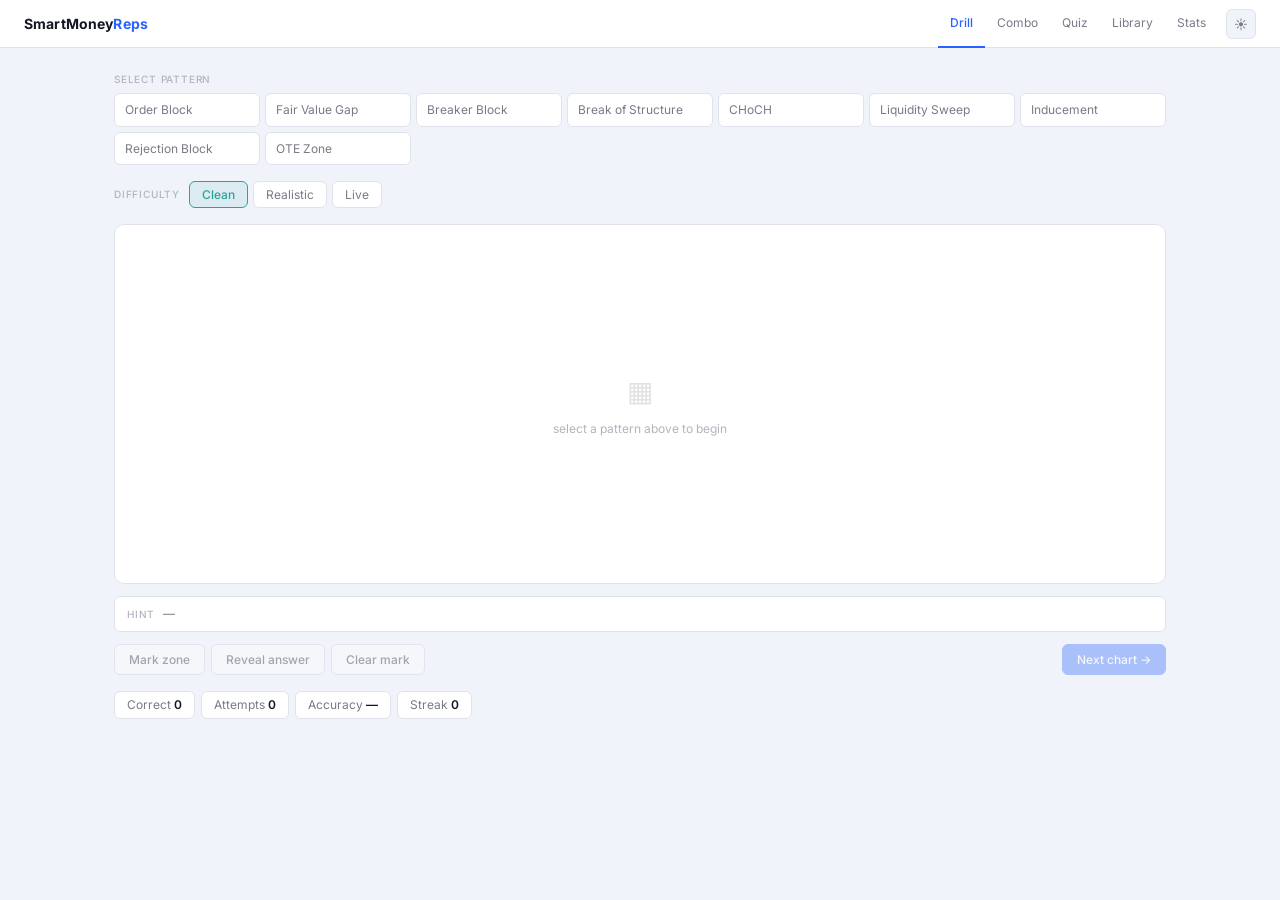
<file: index.html>
<!DOCTYPE html>
<html lang="en">
<head>
  <meta charset="UTF-8" />
  <meta name="viewport" content="width=device-width, initial-scale=1.0" />
  <title>SmartMoneyReps — ICT Pattern Trainer</title>
  <link rel="stylesheet" href="css/style.css" />
</head>
<body>
<nav class="nav">
  <div class="nav-logo">SmartMoney<span>Reps</span></div>
  <a class="nav-link active" href="index.html">Drill</a>
  <a class="nav-link" href="combo.html">Combo</a>
  <a class="nav-link" href="quiz.html">Quiz</a>
  <a class="nav-link" href="library.html">Library</a>
  <a class="nav-link" href="stats.html">Stats</a>
  <button class="theme-toggle" id="theme-toggle" onclick="toggleTheme()" title="Toggle theme">☀</button>
</nav>

<main class="page">
  <div class="label">Select pattern</div>
  <div class="pattern-grid">
    <button class="pattern-chip" data-key="order-block">Order Block</button>
    <button class="pattern-chip" data-key="fair-value-gap">Fair Value Gap</button>
    <button class="pattern-chip" data-key="breaker-block">Breaker Block</button>
    <button class="pattern-chip" data-key="bos">Break of Structure</button>
    <button class="pattern-chip" data-key="choch">CHoCH</button>
    <button class="pattern-chip" data-key="liquidity-sweep">Liquidity Sweep</button>
    <button class="pattern-chip" data-key="inducement">Inducement</button>
    <button class="pattern-chip" data-key="rejection-block">Rejection Block</button>
    <button class="pattern-chip" data-key="ote">OTE Zone</button>
  </div>

  <div class="diff-row">
    <span class="diff-label">Difficulty</span>
    <button class="diff-chip selected" data-diff="1">Clean</button>
    <button class="diff-chip" data-diff="2">Realistic</button>
    <button class="diff-chip" data-diff="3">Live</button>
  </div>

  <div class="chart-wrap" id="chart-wrap">
    <canvas id="chart-canvas"></canvas>
    <canvas id="overlay-canvas"></canvas>
    <div class="chart-empty" id="chart-empty">
      <div class="chart-empty-icon">▦</div>
      <div class="chart-empty-text">select a pattern above to begin</div>
    </div>
    <div class="chart-loader" id="chart-loader">
      <div class="loader-text">Generating</div>
      <div class="loader-bar"></div>
    </div>
  </div>

  <div class="hint-bar">
    <span class="hint-label">Hint</span>
    <span id="hint-text" style="color:var(--text-2)">—</span>
  </div>

  <div class="controls">
    <button class="btn" id="btn-mark"   onclick="App.toggleMarkMode()" disabled>Mark zone</button>
    <button class="btn" id="btn-reveal" onclick="App.reveal()"         disabled>Reveal answer</button>
    <button class="btn" id="btn-clear"  onclick="App.clearMark()"      disabled>Clear mark</button>
    <div class="controls-right">
      <button class="btn btn-primary" id="btn-next" onclick="App.generateChart()" disabled>Next chart →</button>
    </div>
  </div>

  <div class="feedback" id="feedback"></div>

  <div class="score-row">
    <div class="score-chip" id="sc-correct">Correct <span class="val">0</span></div>
    <div class="score-chip" id="sc-attempts">Attempts <span class="val">0</span></div>
    <div class="score-chip" id="sc-accuracy">Accuracy <span class="val">—</span></div>
    <div class="score-chip" id="sc-streak">Streak <span class="val">0</span></div>
  </div>
</main>

<script src="js/patterns.js"></script>
<script src="js/chart.js"></script>
<script src="js/scoring.js"></script>
<script src="js/storage.js"></script>
<script src="js/app.js"></script>
<script>
function toggleTheme() {
  const isDark = document.documentElement.getAttribute('data-theme') === 'dark';
  document.documentElement.setAttribute('data-theme', isDark ? '' : 'dark');
  document.getElementById('theme-toggle').textContent = isDark ? '☀' : '☾';
  localStorage.setItem('smr-theme', isDark ? 'light' : 'dark');
}
(function() {
  const t = localStorage.getItem('smr-theme');
  if (t === 'dark') { document.documentElement.setAttribute('data-theme','dark'); document.addEventListener('DOMContentLoaded', () => { const b = document.getElementById('theme-toggle'); if(b) b.textContent='☾'; }); }
})();
</script>
</body>
</html>
</file>
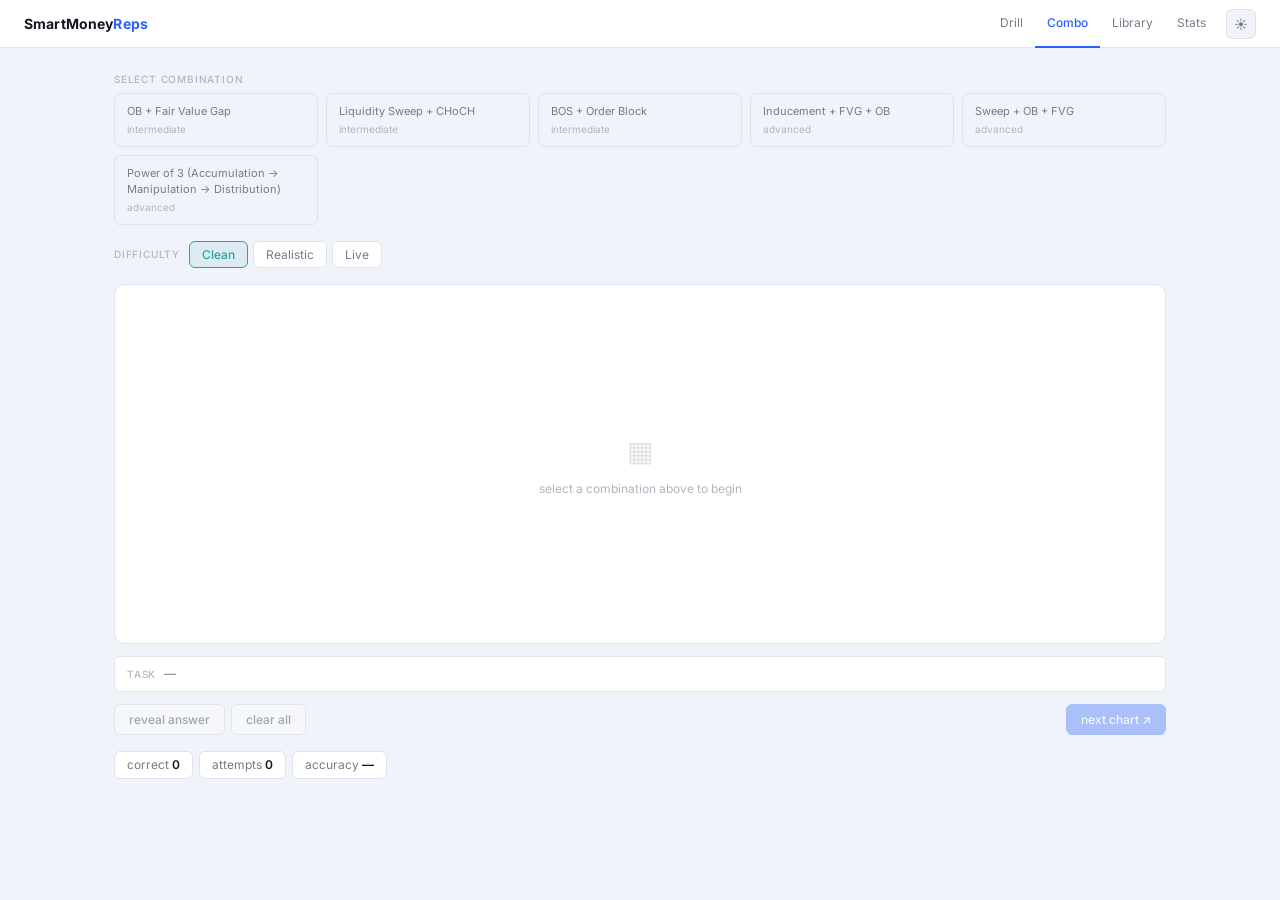
<file: combo.html>
<!DOCTYPE html>
<html lang="en">
<head>
  <meta charset="UTF-8" />
  <meta name="viewport" content="width=device-width, initial-scale=1.0" />
  <title>SmartMoneyReps — Combo Drill</title>
  <link rel="stylesheet" href="css/style.css" />
  <style>
    .combo-grid {
      display: grid;
      grid-template-columns: repeat(auto-fill, minmax(200px, 1fr));
      gap: 8px;
      margin-bottom: 1rem;
    }
    .combo-chip {
      padding: 10px 12px;
      font-size: 11px;
      font-family: var(--font-mono);
      background: var(--bg-2);
      border: 1px solid var(--border);
      border-radius: var(--radius-md);
      color: var(--text-2);
      text-align: left;
      transition: all var(--t);
      line-height: 1.4;
      cursor: pointer;
    }
    .combo-chip:hover { background: var(--bg-3); border-color: var(--border-2); color: var(--text-1); }
    .combo-chip.selected { background: var(--amber-glow); border-color: var(--amber-dim); color: var(--amber); }
    .combo-chip .chip-diff {
      font-size: 10px;
      color: var(--text-3);
      margin-top: 3px;
    }
    .combo-chip.selected .chip-diff { color: var(--amber-dim); }

    .zone-tools {
      display: flex;
      gap: 8px;
      flex-wrap: wrap;
      margin-bottom: 0.75rem;
      padding: 10px 12px;
      background: var(--bg-2);
      border: 1px solid var(--border);
      border-radius: var(--radius-md);
    }
    .zone-tool-btn {
      display: inline-flex;
      align-items: center;
      gap: 6px;
      padding: 6px 12px;
      font-size: 11px;
      font-family: var(--font-mono);
      border-radius: var(--radius-md);
      border: 1px solid var(--border-2);
      background: var(--bg-1);
      color: var(--text-2);
      cursor: pointer;
      transition: all var(--t);
    }
    .zone-tool-btn:hover { color: var(--text-1); }
    .zone-tool-btn.active { color: var(--text-1); border-width: 2px; }
    .zone-tool-btn .color-dot {
      width: 8px; height: 8px;
      border-radius: 50%;
      flex-shrink: 0;
    }
    .zone-tool-label { font-size: 10px; color: var(--text-3); margin-right: 4px; align-self: center; }

    .combo-desc {
      font-size: 12px;
      color: var(--text-2);
      margin-bottom: 0.75rem;
      line-height: 1.6;
      padding: 8px 12px;
      background: var(--bg-2);
      border-left: 2px solid var(--amber-dim);
      border-radius: 0 var(--radius-md) var(--radius-md) 0;
      display: none;
    }
    .combo-desc.visible { display: block; }

    .score-breakdown {
      display: flex;
      flex-direction: column;
      gap: 6px;
      margin-bottom: 1rem;
      display: none;
    }
    .score-breakdown.visible { display: flex; }
    .breakdown-row {
      display: flex;
      align-items: center;
      gap: 10px;
      padding: 8px 12px;
      border-radius: var(--radius-md);
      border: 1px solid var(--border);
      font-size: 12px;
    }
    .breakdown-dot { width: 8px; height: 8px; border-radius: 50%; flex-shrink: 0; }
    .breakdown-label { flex: 1; }
    .breakdown-result { font-weight: 500; }
  </style>
</head>
<body>

<nav class="nav">
  <div class="nav-logo">SmartMoney<span>Reps</span></div>
  <a class="nav-link" href="index.html">Drill</a>
  <a class="nav-link active" href="combo.html">Combo</a>
  <a class="nav-link" href="library.html">Library</a>
  <a class="nav-link" href="stats.html">Stats</a>
  <button class="theme-toggle" id="theme-toggle" onclick="toggleTheme()" title="Toggle theme">☀</button>
</nav>

<main class="page">

  <!-- Combo selector -->
  <div class="label">select combination</div>
  <div class="combo-grid" id="combo-grid"></div>

  <!-- Description -->
  <div class="combo-desc" id="combo-desc"></div>

  <!-- Difficulty -->
  <div class="diff-row">
    <span class="diff-label">difficulty</span>
    <button class="diff-chip selected" data-diff="1">Clean</button>
    <button class="diff-chip" data-diff="2">Realistic</button>
    <button class="diff-chip" data-diff="3">Live</button>
  </div>

  <!-- Chart -->
  <div class="chart-wrap" id="chart-wrap">
    <canvas id="chart-canvas"></canvas>
    <canvas id="overlay-canvas"></canvas>
    <div class="chart-empty" id="chart-empty">
      <div class="chart-empty-icon">▦</div>
      <div class="chart-empty-text">select a combination above to begin</div>
    </div>
    <div class="chart-loader" id="chart-loader">
      <div class="loader-text">GENERATING</div>
      <div class="loader-bar"></div>
    </div>
  </div>

  <!-- Hint -->
  <div class="hint-bar">
    <span class="hint-label">task</span>
    <span id="hint-text" style="color:var(--text-2);">—</span>
  </div>

  <!-- Zone tools (one per concept) -->
  <div class="zone-tools" id="zone-tools" style="display:none;">
    <span class="zone-tool-label">mark →</span>
    <div id="tool-btns"></div>
  </div>

  <!-- Controls -->
  <div class="controls">
    <button class="btn" id="btn-reveal" onclick="ComboApp.reveal()" disabled>reveal answer</button>
    <button class="btn" id="btn-clear"  onclick="ComboApp.clearAll()"  disabled>clear all</button>
    <div class="controls-right">
      <button class="btn btn-primary" id="btn-next" onclick="ComboApp.generate()" disabled>next chart ↗</button>
    </div>
  </div>

  <!-- Per-zone score breakdown -->
  <div class="score-breakdown" id="score-breakdown"></div>

  <!-- Overall feedback -->
  <div class="feedback" id="feedback"></div>

  <!-- Score row -->
  <div class="score-row">
    <div class="score-chip" id="sc-correct">  correct  <span class="val">0</span></div>
    <div class="score-chip" id="sc-attempts"> attempts <span class="val">0</span></div>
    <div class="score-chip" id="sc-accuracy"> accuracy <span class="val">—</span></div>
  </div>

</main>

<script src="js/patterns.js"></script>
<script src="js/combos.js"></script>
<script src="js/chart.js"></script>
<script src="js/scoring.js"></script>
<script src="js/storage.js"></script>
<script>
const ComboApp = (() => {
  let state = {
    comboKey:    null,
    difficulty:  1,
    zones:       [],       // [{ key, label, zone, colorIdx, hint }]
    userMarks:   {},       // { colorIdx: { startIdx, endIdx } }
    activeColor: 0,        // which zone tool is selected
    markStart:   null,
    revealed:    false,
    scores:      { correct: 0, attempts: 0 },
  };

  let chart;

  function init() {
    chart = new CandleChart('chart-canvas', 'overlay-canvas');

    // Build combo chips
    const grid = document.getElementById('combo-grid');
    getComboList().forEach(({ key, label, difficulty }) => {
      const btn = document.createElement('button');
      btn.className = 'combo-chip';
      btn.dataset.key = key;
      btn.innerHTML = `${label}<div class="chip-diff">${difficulty}</div>`;
      btn.addEventListener('click', () => selectCombo(key));
      grid.appendChild(btn);
    });

    // Difficulty chips
    document.querySelectorAll('.diff-chip').forEach(c => {
      c.addEventListener('click', () => {
        state.difficulty = parseInt(c.dataset.diff);
        document.querySelectorAll('.diff-chip').forEach(x => x.classList.remove('selected'));
        c.classList.add('selected');
      });
    });

    // Overlay mouse events
    const overlay = document.getElementById('overlay-canvas');
    overlay.addEventListener('mousedown',  e => onDown(e.clientX));
    overlay.addEventListener('mousemove',  e => onMove(e.clientX));
    overlay.addEventListener('mouseup',    e => onUp(e.clientX));
    overlay.addEventListener('mouseleave', () => { state.markStart = null; redrawOverlay(); });
    overlay.addEventListener('touchstart',  e => onDown(e.touches[0].clientX), { passive: true });
    overlay.addEventListener('touchmove',   e => { e.preventDefault(); onMove(e.touches[0].clientX); }, { passive: false });
    overlay.addEventListener('touchend',    e => onUp(e.changedTouches[0].clientX));
  }

  function selectCombo(key) {
    state.comboKey = key;
    document.querySelectorAll('.combo-chip').forEach(c => c.classList.toggle('selected', c.dataset.key === key));
    const def = getComboList().find(c => c.key === key);
    generate();
  }

  async function generate() {
    if (!state.comboKey) return;
    state.userMarks = {};
    state.markStart = null;
    state.revealed  = false;

    document.getElementById('feedback').className = 'feedback';
    document.getElementById('score-breakdown').className = 'score-breakdown';
    document.getElementById('chart-loader').classList.add('visible');
    document.getElementById('chart-empty').style.display = 'none';
    setEnabled(false);

    await new Promise(r => setTimeout(r, 60));

    try {
      const result = generateCombo(state.comboKey, state.difficulty);
      state.zones = result.zones;

      // Show description
      const desc = document.getElementById('combo-desc');
      desc.textContent = result.description;
      desc.className = 'combo-desc visible';

      // Hint
      const zoneNames = result.zones.map(z => z.label).join(', ');
      document.getElementById('hint-text').textContent =
        `Mark all zones: ${zoneNames}. Each has a different color.`;

      // Build zone tool buttons
      buildToolButtons(result.zones);
      document.getElementById('zone-tools').style.display = 'flex';

      chart.load(result.candles);
    } catch(e) {
      console.error(e);
    }

    document.getElementById('chart-loader').classList.remove('visible');
    setEnabled(true);
    // Set first tool active
    if (state.zones.length) setActiveTool(0);
  }

  function buildToolButtons(zones) {
    const wrap = document.getElementById('tool-btns');
    wrap.innerHTML = '';
    wrap.style.display = 'flex';
    wrap.style.gap = '8px';
    wrap.style.flexWrap = 'wrap';

    zones.forEach((z, i) => {
      const col = COMBO_COLORS[i];
      const btn = document.createElement('button');
      btn.className = 'zone-tool-btn';
      btn.id = `tool-${i}`;
      btn.innerHTML = `<span class="color-dot" style="background:${col.stroke}"></span>${z.label}`;
      btn.addEventListener('click', () => setActiveTool(i));
      wrap.appendChild(btn);
    });
  }

  function setActiveTool(idx) {
    state.activeColor = idx;
    document.querySelectorAll('.zone-tool-btn').forEach((b, i) => {
      const col = COMBO_COLORS[i];
      b.classList.toggle('active', i === idx);
      if (i === idx) {
        b.style.borderColor = col.stroke;
        b.style.color = col.light;
      } else {
        b.style.borderColor = '';
        b.style.color = '';
      }
    });
    document.getElementById('overlay-canvas').style.cursor = 'col-resize';
  }

  function onDown(clientX) {
    if (!state.zones.length || state.revealed) return;
    state.markStart = chart.xToIndex(clientX);
  }

  function onMove(clientX) {
    if (state.markStart === null) return;
    const cur = chart.xToIndex(clientX);
    redrawOverlay();
    const col = COMBO_COLORS[state.activeColor];
    chart.drawColorZone(
      { startIdx: Math.min(state.markStart, cur), endIdx: Math.max(state.markStart, cur) },
      col, state.zones[state.activeColor]?.label.toUpperCase() || 'MARK'
    );
  }

  function onUp(clientX) {
    if (state.markStart === null) return;
    const cur = chart.xToIndex(clientX);
    state.userMarks[state.activeColor] = {
      startIdx: Math.min(state.markStart, cur),
      endIdx:   Math.max(state.markStart, cur),
    };
    state.markStart = null;
    redrawOverlay();

    // Auto-advance to next unmarked tool
    const nextUnmarked = state.zones.findIndex((z, i) => i !== state.activeColor && !state.userMarks[i]);
    if (nextUnmarked >= 0) setActiveTool(nextUnmarked);
  }

  function redrawOverlay() {
    chart.clearOverlay();
    // Draw all placed marks
    Object.entries(state.userMarks).forEach(([idx, mark]) => {
      const col = COMBO_COLORS[parseInt(idx)];
      const label = state.zones[parseInt(idx)]?.label.toUpperCase() || 'MARK';
      chart.drawColorZone(mark, col, label);
    });
    // Draw answer zones if revealed
    if (state.revealed) {
      state.zones.forEach((z, i) => {
        const col = COMBO_COLORS[i];
        chart.drawZone(z.zone, { fill: col.fill, stroke: col.stroke, label: `✓ ${z.label.toUpperCase()}` });
      });
    }
  }

  function reveal() {
    if (!state.zones.length) return;
    state.revealed = true;
    state.scores.attempts++;

    // Score each zone
    const breakdown = document.getElementById('score-breakdown');
    breakdown.innerHTML = '';
    breakdown.className = 'score-breakdown visible';

    let allCorrect = true;
    let anyCorrect = false;

    state.zones.forEach((z, i) => {
      const userMark = state.userMarks[i] ?? null;
      const result   = scoreAttempt(userMark, z.zone, z.label);
      const col      = COMBO_COLORS[i];
      if (!result.correct) allCorrect = false;
      if (result.correct)  anyCorrect = true;

      const row = document.createElement('div');
      row.className = 'breakdown-row';
      row.style.borderColor = result.correct ? 'rgba(29,158,117,0.4)' : 'rgba(216,90,48,0.3)';
      row.style.background  = result.correct ? 'var(--green-dim)' : 'var(--red-dim)';
      row.innerHTML = `
        <span class="breakdown-dot" style="background:${col.stroke}"></span>
        <span class="breakdown-label" style="color:var(--text-2)">${z.label}</span>
        <span class="breakdown-result" style="color:${result.correct ? 'var(--green)' : 'var(--red)'}">
          ${result.correct ? '✓' : '✗'} ${Math.round(result.iou * 100)}% overlap
        </span>
      `;
      breakdown.appendChild(row);
    });

    if (allCorrect) state.scores.correct++;

    // Overall feedback
    const fb = document.getElementById('feedback');
    fb.className = `feedback visible ${allCorrect ? 'grade-excellent' : anyCorrect ? 'grade-partial' : 'grade-wrong'}`;
    fb.textContent = allCorrect
      ? `All zones correct. You can read this setup end to end.`
      : anyCorrect
      ? `Partial — some zones correct. Review the highlighted zones and study the ones you missed.`
      : `Missed. Review all the highlighted zones carefully before trying again.`;

    redrawOverlay();
    updateScores();
  }

  function clearAll() {
    state.userMarks = {};
    state.markStart = null;
    state.revealed  = false;
    chart.clearOverlay();
    document.getElementById('feedback').className = 'feedback';
    document.getElementById('score-breakdown').className = 'score-breakdown';
    if (state.zones.length) setActiveTool(0);
  }

  function setEnabled(on) {
    ['btn-reveal', 'btn-clear', 'btn-next'].forEach(id => {
      const el = document.getElementById(id);
      if (el) el.disabled = !on;
    });
  }

  function updateScores() {
    const { correct, attempts } = state.scores;
    const acc = attempts ? Math.round(correct / attempts * 100) : 0;
    document.getElementById('sc-correct').querySelector('.val').textContent  = correct;
    document.getElementById('sc-attempts').querySelector('.val').textContent = attempts;
    document.getElementById('sc-accuracy').querySelector('.val').textContent = attempts ? `${acc}%` : '—';
  }

  return { init, generate, reveal, clearAll };
})();

document.addEventListener('DOMContentLoaded', ComboApp.init);
</script>
<script>
function toggleTheme() {
  const isDark = document.documentElement.getAttribute("data-theme") === "dark";
  document.documentElement.setAttribute("data-theme", isDark ? "" : "dark");
  document.getElementById("theme-toggle").textContent = isDark ? "☀" : "☾";
  localStorage.setItem("smr-theme", isDark ? "light" : "dark");
}
(function() {
  const t = localStorage.getItem("smr-theme");
  if (t === "dark") { document.documentElement.setAttribute("data-theme","dark"); document.addEventListener("DOMContentLoaded", () => { const b = document.getElementById("theme-toggle"); if(b) b.textContent="☾"; }); }
})();
</script>
</body>
</html>
</file>
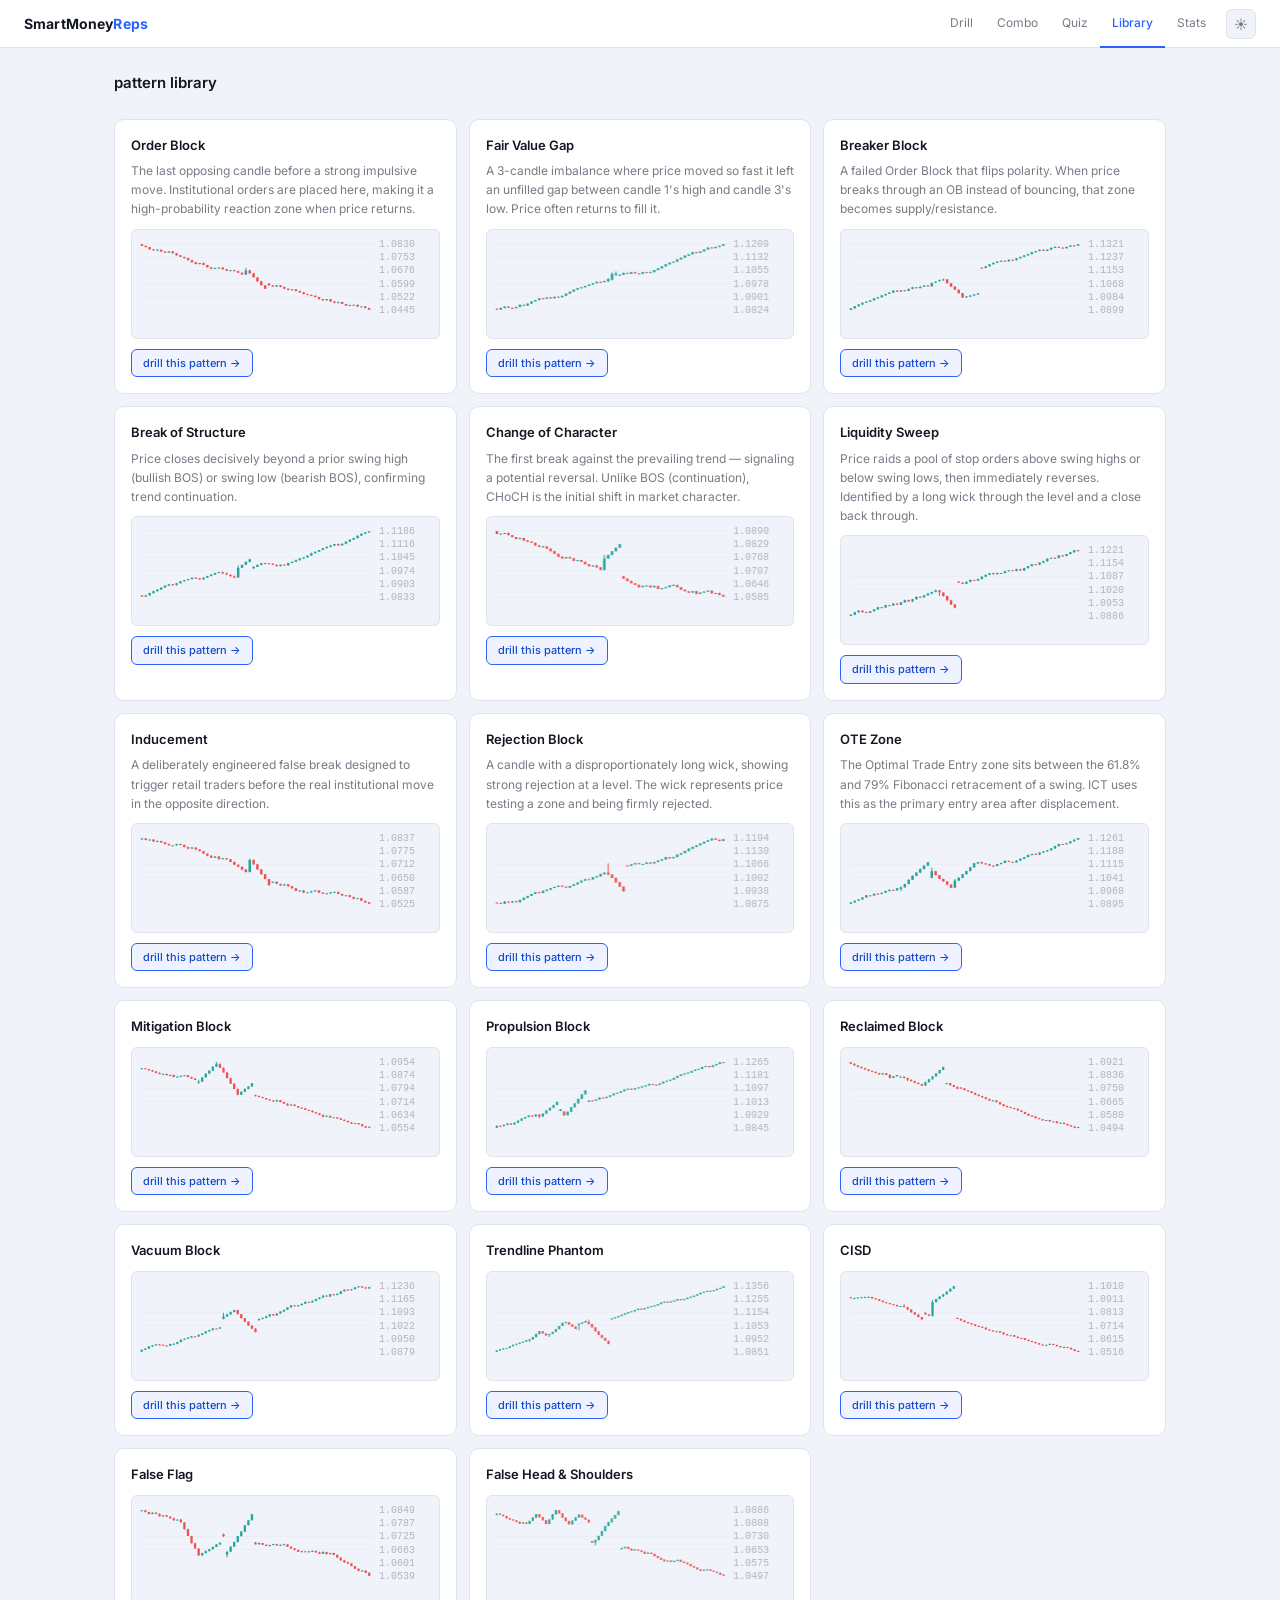
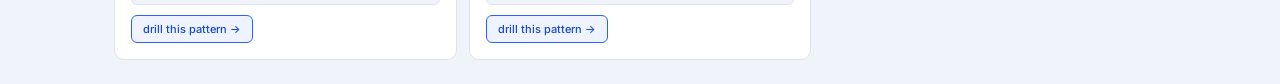
<file: library.html>
<!DOCTYPE html>
<html lang="en">
<head>
  <meta charset="UTF-8" />
  <meta name="viewport" content="width=device-width, initial-scale=1.0" />
  <title>SmartMoneyReps — Pattern Library</title>
  <link rel="stylesheet" href="css/style.css" />
</head>
<body>

<nav class="nav">
  <div class="nav-logo">SmartMoney<span>Reps</span></div>
  <a class="nav-link" href="index.html">Drill</a>
  <a class="nav-link" href="combo.html">Combo</a>
  <a class="nav-link" href="quiz.html">Quiz</a>
  <a class="nav-link active" href="library.html">Library</a>
  <a class="nav-link" href="stats.html">Stats</a>
  <button class="theme-toggle" id="theme-toggle" onclick="toggleTheme()" title="Toggle theme">☀</button>
</nav>

<main class="page">
  <div class="page-title">pattern library</div>
  <div class="library-grid" id="library-grid"></div>
</main>

<script src="js/patterns.js"></script>
<script src="js/chart.js"></script>
<script>
const DEFINITIONS = {
  'order-block':     'The last opposing candle before a strong impulsive move. Institutional orders are placed here, making it a high-probability reaction zone when price returns.',
  'fair-value-gap':  'A 3-candle imbalance where price moved so fast it left an unfilled gap between candle 1\'s high and candle 3\'s low. Price often returns to fill it.',
  'breaker-block':   'A failed Order Block that flips polarity. When price breaks through an OB instead of bouncing, that zone becomes supply/resistance.',
  'bos':             'Price closes decisively beyond a prior swing high (bullish BOS) or swing low (bearish BOS), confirming trend continuation.',
  'choch':           'The first break against the prevailing trend — signaling a potential reversal. Unlike BOS (continuation), CHoCH is the initial shift in market character.',
  'liquidity-sweep': 'Price raids a pool of stop orders above swing highs or below swing lows, then immediately reverses. Identified by a long wick through the level and a close back through.',
  'inducement':      'A deliberately engineered false break designed to trigger retail traders before the real institutional move in the opposite direction.',
  'rejection-block': 'A candle with a disproportionately long wick, showing strong rejection at a level. The wick represents price testing a zone and being firmly rejected.',
  'ote':             'The Optimal Trade Entry zone sits between the 61.8% and 79% Fibonacci retracement of a swing. ICT uses this as the primary entry area after displacement.',
};

document.addEventListener('DOMContentLoaded', () => {
  const grid     = document.getElementById('library-grid');
  const patterns = getPatternList();

  patterns.forEach(({ key, label }) => {
    // Create card
    const card = document.createElement('div');
    card.className = 'lib-card';

    const canvasId = `lib-canvas-${key}`;
    card.innerHTML = `
      <div class="lib-card-title">${label}</div>
      <div class="lib-card-body">${DEFINITIONS[key] || ''}</div>
      <div class="lib-card-canvas">
        <canvas id="${canvasId}"></canvas>
        <canvas id="${canvasId}-ov"></canvas>
      </div>
      <a class="lib-drill-btn" href="index.html?pattern=${key}">drill this pattern →</a>
    `;
    grid.appendChild(card);

    // Render example chart
    requestAnimationFrame(() => {
      try {
        const wrap   = card.querySelector('.lib-card-canvas');
        const cvs    = document.getElementById(canvasId);
        const ov     = document.getElementById(`${canvasId}-ov`);
        cvs.width    = wrap.clientWidth  || 260;
        cvs.height   = wrap.clientHeight || 110;
        ov.width     = cvs.width;
        ov.height    = cvs.height;
        ov.style.position = 'absolute';
        ov.style.top = '0';
        ov.style.left = '0';

        const c = new CandleChart(canvasId, `${canvasId}-ov`);
        const r = generatePattern(key, 1);
        c.load(r.candles);

        // Show the zone after a short delay
        setTimeout(() => c.drawZone(r.zone, 'answer'), 200);
      } catch(e) {
        console.warn('Library chart error:', key, e);
      }
    });
  });

  // If a pattern was linked from index, highlight it
  const params = new URLSearchParams(location.search);
  const linked = params.get('pattern');
  if (linked) {
    const card = grid.querySelector(`[data-key="${linked}"]`);
    if (card) card.scrollIntoView({ behavior: 'smooth' });
  }
});
</script>
<script>
function toggleTheme() {
  const isDark = document.documentElement.getAttribute("data-theme") === "dark";
  document.documentElement.setAttribute("data-theme", isDark ? "" : "dark");
  document.getElementById("theme-toggle").textContent = isDark ? "☀" : "☾";
  localStorage.setItem("smr-theme", isDark ? "light" : "dark");
}
(function() {
  const t = localStorage.getItem("smr-theme");
  if (t === "dark") { document.documentElement.setAttribute("data-theme","dark"); document.addEventListener("DOMContentLoaded", () => { const b = document.getElementById("theme-toggle"); if(b) b.textContent="☾"; }); }
})();
</script>
</body>
</html>
</file>
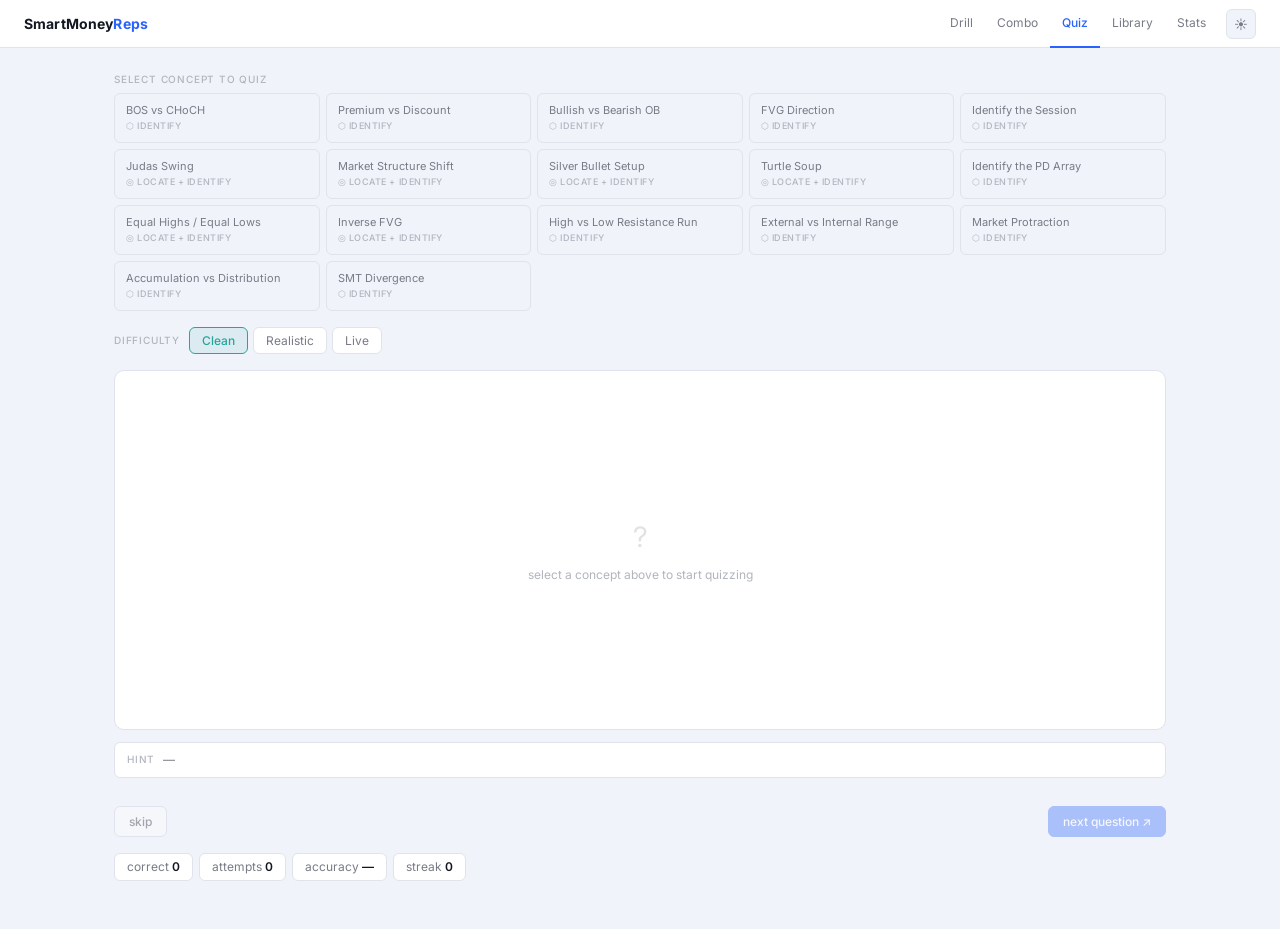
<file: quiz.html>
<!DOCTYPE html>
<html lang="en">
<head>
  <meta charset="UTF-8" />
  <meta name="viewport" content="width=device-width, initial-scale=1.0" />
  <title>SmartMoneyReps — Quiz Mode</title>
  <link rel="stylesheet" href="css/style.css" />
  <style>
    .quiz-grid {
      display: grid;
      grid-template-columns: repeat(auto-fill, minmax(180px, 1fr));
      gap: 6px;
      margin-bottom: 1rem;
    }
    .quiz-chip {
      padding: 9px 11px;
      font-size: 11px;
      font-family: var(--font-mono);
      background: var(--bg-2);
      border: 1px solid var(--border);
      border-radius: var(--radius-md);
      color: var(--text-2);
      text-align: left;
      cursor: pointer;
      transition: all var(--t);
      line-height: 1.4;
    }
    .quiz-chip:hover { background: var(--bg-3); border-color: var(--border-2); color: var(--text-1); }
    .quiz-chip.selected { background: var(--amber-glow); border-color: var(--amber-dim); color: var(--amber); }
    .quiz-chip .chip-format {
      font-size: 9px;
      color: var(--text-3);
      margin-top: 2px;
      text-transform: uppercase;
      letter-spacing: 0.06em;
    }
    .quiz-chip.selected .chip-format { color: var(--amber-dim); }

    .question-box {
      padding: 10px 14px;
      background: var(--bg-2);
      border: 1px solid var(--border);
      border-left: 3px solid var(--amber-dim);
      border-radius: 0 var(--radius-md) var(--radius-md) 0;
      font-size: 13px;
      color: var(--text-1);
      margin-bottom: 0.75rem;
      display: none;
    }
    .question-box.visible { display: block; }

    .answer-grid {
      display: grid;
      grid-template-columns: repeat(auto-fit, minmax(200px, 1fr));
      gap: 8px;
      margin-bottom: 1rem;
    }
    .answer-btn {
      padding: 10px 14px;
      font-size: 12px;
      font-family: var(--font-mono);
      background: var(--bg-2);
      border: 1px solid var(--border-2);
      border-radius: var(--radius-md);
      color: var(--text-1);
      text-align: left;
      cursor: pointer;
      transition: all var(--t);
      line-height: 1.4;
    }
    .answer-btn:hover:not(:disabled) { background: var(--bg-3); border-color: var(--text-3); }
    .answer-btn:disabled { cursor: default; }
    .answer-btn.correct { background: var(--green-dim); border-color: rgba(29,158,117,0.6); color: #7ee8c2; }
    .answer-btn.wrong   { background: var(--red-dim);   border-color: rgba(216,90,48,0.4);  color: #f4a07a; }
    .answer-btn.reveal  { background: var(--green-dim); border-color: rgba(29,158,117,0.6); color: #7ee8c2; opacity: 0.7; }

    .locate-instruction {
      font-size: 12px;
      color: var(--text-2);
      padding: 7px 12px;
      background: var(--bg-2);
      border: 1px solid var(--border);
      border-radius: var(--radius-md);
      margin-bottom: 0.75rem;
      display: none;
    }
    .locate-instruction.visible { display: block; }

    .explanation-box {
      padding: 12px 16px;
      border-radius: var(--radius-md);
      font-size: 12px;
      line-height: 1.7;
      border: 1px solid var(--border);
      background: var(--bg-2);
      color: var(--text-2);
      display: none;
      margin-bottom: 1rem;
    }
    .explanation-box.visible { display: block; }
    .explanation-box strong { color: var(--text-1); font-weight: 500; }

    .format-badge {
      display: inline-block;
      font-size: 10px;
      padding: 2px 8px;
      border-radius: 20px;
      margin-left: 8px;
      vertical-align: middle;
    }
    .format-identify { background: var(--blue-dim); color: var(--blue); border: 1px solid rgba(55,138,221,0.3); }
    .format-locate   { background: var(--amber-glow); color: var(--amber); border: 1px solid var(--amber-dim); }

    .streak-banner {
      display: none;
      padding: 8px 14px;
      background: var(--amber-glow);
      border: 1px solid var(--amber-dim);
      border-radius: var(--radius-md);
      font-size: 12px;
      color: var(--amber);
      margin-bottom: 0.75rem;
      text-align: center;
    }
    .streak-banner.visible { display: block; }
  </style>
</head>
<body>

<nav class="nav">
  <div class="nav-logo">SmartMoney<span>Reps</span></div>
  <a class="nav-link" href="index.html">Drill</a>
  <a class="nav-link" href="combo.html">Combo</a>
  <a class="nav-link active" href="quiz.html">Quiz</a>
  <a class="nav-link" href="library.html">Library</a>
  <a class="nav-link" href="stats.html">Stats</a>
  <button class="theme-toggle" id="theme-toggle" onclick="toggleTheme()" title="Toggle theme">☀</button>
</nav>

<main class="page">

  <!-- Quiz selector -->
  <div class="label">select concept to quiz</div>
  <div class="quiz-grid" id="quiz-grid"></div>

  <!-- Difficulty -->
  <div class="diff-row">
    <span class="diff-label">difficulty</span>
    <button class="diff-chip selected" data-diff="1">Clean</button>
    <button class="diff-chip" data-diff="2">Realistic</button>
    <button class="diff-chip" data-diff="3">Live</button>
  </div>

  <!-- Streak banner -->
  <div class="streak-banner" id="streak-banner"></div>

  <!-- Question -->
  <div class="question-box" id="question-box"></div>

  <!-- Chart -->
  <div class="chart-wrap" id="chart-wrap">
    <canvas id="chart-canvas"></canvas>
    <canvas id="overlay-canvas"></canvas>
    <div class="chart-empty" id="chart-empty">
      <div class="chart-empty-icon">?</div>
      <div class="chart-empty-text">select a concept above to start quizzing</div>
    </div>
    <div class="chart-loader" id="chart-loader">
      <div class="loader-text">GENERATING</div>
      <div class="loader-bar"></div>
    </div>
  </div>

  <!-- Hint -->
  <div class="hint-bar">
    <span class="hint-label">hint</span>
    <span id="hint-text" style="color:var(--text-2)">—</span>
  </div>

  <!-- Locate instruction (for locate-format quizzes) -->
  <div class="locate-instruction" id="locate-instruction">
    <span style="color:var(--text-3)">step 1 →</span> drag to mark the zone on the chart, then pick your answer below
  </div>

  <!-- Answer buttons -->
  <div class="answer-grid" id="answer-grid"></div>

  <!-- Controls -->
  <div class="controls">
    <button class="btn" id="btn-skip" onclick="QuizApp.skip()" disabled>skip</button>
    <div class="controls-right">
      <button class="btn btn-primary" id="btn-next" onclick="QuizApp.next()" disabled>next question ↗</button>
    </div>
  </div>

  <!-- Explanation -->
  <div class="explanation-box" id="explanation-box"></div>

  <!-- Score row -->
  <div class="score-row">
    <div class="score-chip" id="sc-correct">  correct  <span class="val">0</span></div>
    <div class="score-chip" id="sc-attempts"> attempts <span class="val">0</span></div>
    <div class="score-chip" id="sc-accuracy"> accuracy <span class="val">—</span></div>
    <div class="score-chip" id="sc-streak">   streak   <span class="val">0</span></div>
  </div>

</main>

<script src="js/patterns.js"></script>
<script src="js/quizzes.js"></script>
<script src="js/chart.js"></script>
<script src="js/scoring.js"></script>
<script src="js/storage.js"></script>
<script>
const QuizApp = (() => {
  let state = {
    quizKey:     null,
    difficulty:  1,
    current:     null,   // current quiz result
    answered:    false,
    userMark:    null,
    markStart:   null,
    scores:      { correct: 0, attempts: 0, streak: 0 },
  };
  let chart;

  function init() {
    chart = new CandleChart('chart-canvas', 'overlay-canvas');

    // Build quiz chips
    const grid = document.getElementById('quiz-grid');
    getQuizList().forEach(({ key, label, format }) => {
      const btn = document.createElement('button');
      btn.className = 'quiz-chip';
      btn.dataset.key = key;
      btn.innerHTML = `${label}<div class="chip-format">${format === 'identify' ? '⬡ identify' : '◎ locate + identify'}</div>`;
      btn.addEventListener('click', () => selectQuiz(key));
      grid.appendChild(btn);
    });

    // Difficulty
    document.querySelectorAll('.diff-chip').forEach(c => {
      c.addEventListener('click', () => {
        state.difficulty = parseInt(c.dataset.diff);
        document.querySelectorAll('.diff-chip').forEach(x => x.classList.remove('selected'));
        c.classList.add('selected');
        if (state.quizKey) generate();
      });
    });

    // Overlay for locate-format
    const ov = document.getElementById('overlay-canvas');
    ov.addEventListener('mousedown',  e => onDown(e.clientX));
    ov.addEventListener('mousemove',  e => onMove(e.clientX));
    ov.addEventListener('mouseup',    e => onUp(e.clientX));
    ov.addEventListener('touchstart', e => onDown(e.touches[0].clientX), { passive: true });
    ov.addEventListener('touchmove',  e => { e.preventDefault(); onMove(e.touches[0].clientX); }, { passive: false });
    ov.addEventListener('touchend',   e => onUp(e.changedTouches[0].clientX));
  }

  function selectQuiz(key) {
    state.quizKey = key;
    document.querySelectorAll('.quiz-chip').forEach(c => c.classList.toggle('selected', c.dataset.key === key));
    generate();
  }

  async function generate() {
    if (!state.quizKey) return;
    state.answered = false;
    state.userMark = null;
    state.markStart = null;

    document.getElementById('chart-loader').classList.add('visible');
    document.getElementById('chart-empty').style.display = 'none';
    document.getElementById('question-box').className = 'question-box';
    document.getElementById('explanation-box').className = 'explanation-box';
    document.getElementById('answer-grid').innerHTML = '';
    document.getElementById('locate-instruction').className = 'locate-instruction';
    document.getElementById('btn-skip').disabled = true;
    document.getElementById('btn-next').disabled = true;

    await new Promise(r => setTimeout(r, 60));

    try {
      const result = generateQuiz(state.quizKey, state.difficulty);
      state.current = result;

      chart.load(result.candles);

      // Show question
      const qbox = document.getElementById('question-box');
      const formatBadge = result.format === 'identify'
        ? '<span class="format-badge format-identify">identify</span>'
        : '<span class="format-badge format-locate">locate + identify</span>';
      qbox.innerHTML = result.question + formatBadge;
      qbox.className = 'question-box visible';

      document.getElementById('hint-text').textContent = result.hint;

      // Locate instruction
      if (result.format === 'locate') {
        document.getElementById('locate-instruction').className = 'locate-instruction visible';
        document.getElementById('overlay-canvas').style.cursor = 'col-resize';
      } else {
        document.getElementById('overlay-canvas').style.cursor = 'default';
        // For identify, show zone immediately as a neutral highlight
        if (result.zone) chart.drawZone(result.zone, 'answer');
      }

      // Build answer buttons
      buildAnswers(result.allAnswers, result.correctAnswer);
      document.getElementById('btn-skip').disabled = false;

    } catch(e) {
      console.error(e);
    }
    document.getElementById('chart-loader').classList.remove('visible');
  }

  function buildAnswers(allAnswers, correct) {
    const grid = document.getElementById('answer-grid');
    grid.innerHTML = '';
    allAnswers.forEach(ans => {
      const btn = document.createElement('button');
      btn.className = 'answer-btn';
      btn.textContent = ans;
      btn.addEventListener('click', () => submitAnswer(ans, correct, btn));
      grid.appendChild(btn);
    });
  }

  function submitAnswer(chosen, correct, btnEl) {
    if (state.answered) return;
    state.answered = true;
    state.scores.attempts++;

    const isCorrect = chosen === correct;
    if (isCorrect) { state.scores.correct++; state.scores.streak++; }
    else           { state.scores.streak = 0; }

    // Style all buttons
    document.querySelectorAll('.answer-btn').forEach(b => {
      b.disabled = true;
      if (b.textContent === correct) b.className = 'answer-btn correct';
      else if (b === btnEl && !isCorrect) b.className = 'answer-btn wrong';
      else b.className = 'answer-btn';
    });

    // Show zone on chart
    if (state.current?.zone) {
      chart.clearOverlay();
      chart.drawZone(state.current.zone, 'answer');
      if (state.userMark) chart.drawZone(state.userMark, 'user');
    }

    // Explanation
    const exp = document.getElementById('explanation-box');
    exp.className = `explanation-box visible`;
    exp.style.borderColor = isCorrect ? 'rgba(29,158,117,0.4)' : 'rgba(216,90,48,0.4)';
    exp.style.background  = isCorrect ? 'var(--green-dim)' : 'var(--red-dim)';
    exp.style.color       = isCorrect ? '#7ee8c2' : '#f4a07a';
    exp.innerHTML = `<strong>${isCorrect ? '✓ Correct.' : '✗ Wrong.'}</strong> ${state.current.explanation}`;

    // Streak banner
    if (state.scores.streak >= 3) {
      const banner = document.getElementById('streak-banner');
      banner.className = 'streak-banner visible';
      banner.textContent = `🔥 ${state.scores.streak} in a row`;
    } else {
      document.getElementById('streak-banner').className = 'streak-banner';
    }

    // Save to storage
    Storage.saveAttempt({
      patternKey:   state.quizKey,
      patternLabel: state.current.label,
      correct:      isCorrect,
      iou:          isCorrect ? 1 : 0,
      grade:        isCorrect ? 'excellent' : 'wrong',
      difficulty:   state.difficulty,
    });

    updateScores();
    document.getElementById('btn-next').disabled = false;
  }

  function skip() {
    if (!state.current) return;
    // Reveal answer without scoring
    if (state.current.zone) {
      chart.clearOverlay();
      chart.drawZone(state.current.zone, 'answer');
    }
    document.querySelectorAll('.answer-btn').forEach(b => {
      b.disabled = true;
      if (b.textContent === state.current.correctAnswer) b.className = 'answer-btn reveal';
    });
    const exp = document.getElementById('explanation-box');
    exp.className = 'explanation-box visible';
    exp.style.borderColor = 'var(--border-2)';
    exp.style.background  = 'var(--bg-2)';
    exp.style.color       = 'var(--text-2)';
    exp.innerHTML = `<strong>Skipped.</strong> ${state.current.explanation}`;
    state.answered = true;
    document.getElementById('btn-next').disabled = false;
  }

  function next() { generate(); }

  // ─── Locate mode marking ───────────────────────────────────────────────────
  function onDown(clientX) {
    if (!state.current || state.current.format !== 'locate' || state.answered) return;
    state.markStart = chart.xToIndex(clientX);
  }
  function onMove(clientX) {
    if (state.markStart === null) return;
    const cur = chart.xToIndex(clientX);
    chart.clearOverlay();
    chart.drawDragPreview(state.markStart, cur);
  }
  function onUp(clientX) {
    if (state.markStart === null) return;
    const cur = chart.xToIndex(clientX);
    state.userMark = { startIdx: Math.min(state.markStart, cur), endIdx: Math.max(state.markStart, cur) };
    state.markStart = null;
    chart.clearOverlay();
    chart.drawZone(state.userMark, 'user');
  }

  function updateScores() {
    const { correct, attempts, streak } = state.scores;
    const acc = attempts ? Math.round(correct / attempts * 100) : 0;
    document.getElementById('sc-correct').querySelector('.val').textContent  = correct;
    document.getElementById('sc-attempts').querySelector('.val').textContent = attempts;
    document.getElementById('sc-accuracy').querySelector('.val').textContent = attempts ? `${acc}%` : '—';
    document.getElementById('sc-streak').querySelector('.val').textContent   = streak;
    document.getElementById('sc-streak').classList.toggle('streak-on', streak >= 3);
  }

  return { init, next, skip };
})();

document.addEventListener('DOMContentLoaded', QuizApp.init);
</script>
<script>
function toggleTheme() {
  const isDark = document.documentElement.getAttribute("data-theme") === "dark";
  document.documentElement.setAttribute("data-theme", isDark ? "" : "dark");
  document.getElementById("theme-toggle").textContent = isDark ? "☀" : "☾";
  localStorage.setItem("smr-theme", isDark ? "light" : "dark");
}
(function() {
  const t = localStorage.getItem("smr-theme");
  if (t === "dark") { document.documentElement.setAttribute("data-theme","dark"); document.addEventListener("DOMContentLoaded", () => { const b = document.getElementById("theme-toggle"); if(b) b.textContent="☾"; }); }
})();
</script>
</body>
</html>
</file>
<file: css/style.css>
/* ─── SmartMoneyReps — style.css ───────────────────────────────────────────
   TradingView-inspired. Clean, professional, expensive.
   Light + dark mode. Blue accent. TV candle colors.
──────────────────────────────────────────────────────────────────────────── */

@import url('https://fonts.googleapis.com/css2?family=Inter:wght@300;400;500;600;700&display=swap');

:root {
  --bg-0:       #f0f3fa;
  --bg-1:       #ffffff;
  --bg-2:       #f0f3fa;
  --bg-3:       #e8ecf5;
  --border:     #e0e3eb;
  --border-2:   #c8cbd8;
  --text-1:     #131722;
  --text-2:     #787b86;
  --text-3:     #b2b5be;
  --blue:       #2962ff;
  --blue-dim:   rgba(41,98,255,0.08);
  --blue-mid:   rgba(41,98,255,0.18);
  --blue-text:  #1849cc;
  --green:      #26a69a;
  --green-dim:  rgba(38,166,154,0.1);
  --red:        #ef5350;
  --red-dim:    rgba(239,83,80,0.1);
  --bull:       #26a69a;
  --bear:       #ef5350;
  --font:       'Inter', -apple-system, sans-serif;
  --radius-sm:  4px;
  --radius-md:  6px;
  --radius-lg:  10px;
  --t:          140ms ease;
}

[data-theme="dark"] {
  --bg-0:       #131722;
  --bg-1:       #1e222d;
  --bg-2:       #1e222d;
  --bg-3:       #2a2e39;
  --border:     #2a2e39;
  --border-2:   #363a45;
  --text-1:     #d1d4dc;
  --text-2:     #787b86;
  --text-3:     #4c525e;
  --blue:       #2962ff;
  --blue-dim:   rgba(41,98,255,0.14);
  --blue-mid:   rgba(41,98,255,0.22);
  --blue-text:  #5b9cf6;
  --green:      #26a69a;
  --green-dim:  rgba(38,166,154,0.14);
  --red:        #ef5350;
  --red-dim:    rgba(239,83,80,0.14);
}

*, *::before, *::after { box-sizing: border-box; margin: 0; padding: 0; }
html, body { height: 100%; }
body {
  background: var(--bg-0);
  color: var(--text-1);
  font-family: var(--font);
  font-size: 13px;
  line-height: 1.5;
  -webkit-font-smoothing: antialiased;
}
a { color: var(--blue); text-decoration: none; }
a:hover { text-decoration: underline; }
button { cursor: pointer; font-family: var(--font); }

.nav {
  display: flex; align-items: center;
  padding: 0 1.5rem; height: 48px;
  background: var(--bg-1); border-bottom: 1px solid var(--border);
  position: sticky; top: 0; z-index: 100;
}
.nav-logo { font-size: 14px; font-weight: 700; letter-spacing: 0.01em; margin-right: auto; color: var(--text-1); }
.nav-logo span { color: var(--blue); }
.nav-link { font-size: 12px; color: var(--text-2); padding: 0 12px; height: 48px; display: flex; align-items: center; border-bottom: 2px solid transparent; transition: color var(--t), border-color var(--t); }
.nav-link:hover { color: var(--text-1); text-decoration: none; }
.nav-link.active { color: var(--blue); border-bottom-color: var(--blue); font-weight: 500; }
.theme-toggle { width: 30px; height: 30px; border-radius: var(--radius-md); border: 1px solid var(--border); background: var(--bg-2); color: var(--text-2); display: flex; align-items: center; justify-content: center; font-size: 13px; cursor: pointer; margin-left: 8px; transition: all var(--t); flex-shrink: 0; }
.theme-toggle:hover { color: var(--text-1); border-color: var(--border-2); }

.page { padding: 1.5rem; max-width: 1100px; margin: 0 auto; width: 100%; }
.page-title { font-size: 15px; font-weight: 600; color: var(--text-1); margin-bottom: 1.5rem; }

.label { font-size: 10px; letter-spacing: 0.08em; text-transform: uppercase; color: var(--text-3); margin-bottom: 6px; font-weight: 500; }

.btn { display: inline-flex; align-items: center; gap: 5px; padding: 7px 14px; font-size: 12px; font-family: var(--font); font-weight: 500; border-radius: var(--radius-md); border: 1px solid var(--border-2); background: var(--bg-1); color: var(--text-1); transition: all var(--t); white-space: nowrap; }
.btn:hover:not(:disabled) { background: var(--bg-3); border-color: var(--text-3); }
.btn:active:not(:disabled) { transform: scale(0.98); }
.btn:disabled { opacity: 0.35; cursor: not-allowed; }
.btn-primary { background: var(--blue); border-color: var(--blue); color: #fff; }
.btn-primary:hover:not(:disabled) { background: #1849cc; border-color: #1849cc; }
.btn-mark-active { background: var(--green-dim); border-color: var(--green); color: var(--green); }

.pattern-grid { display: grid; grid-template-columns: repeat(auto-fill, minmax(130px, 1fr)); gap: 5px; margin-bottom: 1rem; }
.pattern-chip { padding: 8px 10px; font-size: 12px; font-family: var(--font); background: var(--bg-1); border: 1px solid var(--border); border-radius: var(--radius-md); color: var(--text-2); text-align: left; transition: all var(--t); line-height: 1.3; cursor: pointer; }
.pattern-chip:hover { background: var(--bg-3); border-color: var(--border-2); color: var(--text-1); }
.pattern-chip.selected { background: var(--blue-dim); border-color: var(--blue); color: var(--blue-text); font-weight: 500; }

.diff-row { display: flex; gap: 5px; margin-bottom: 1rem; align-items: center; }
.diff-label { font-size: 10px; color: var(--text-3); letter-spacing: 0.08em; text-transform: uppercase; margin-right: 4px; font-weight: 500; }
.diff-chip { padding: 5px 12px; font-size: 12px; font-family: var(--font); background: var(--bg-1); border: 1px solid var(--border); border-radius: var(--radius-md); color: var(--text-2); transition: all var(--t); cursor: pointer; }
.diff-chip:hover { border-color: var(--border-2); color: var(--text-1); }
.diff-chip[data-diff="1"].selected { border-color: var(--green); color: var(--green); background: var(--green-dim); font-weight: 500; }
.diff-chip[data-diff="2"].selected { border-color: #f59e0b; color: #d97706; background: rgba(245,158,11,0.08); font-weight: 500; }
.diff-chip[data-diff="3"].selected { border-color: var(--red); color: var(--red); background: var(--red-dim); font-weight: 500; }

.chart-wrap { position: relative; background: var(--bg-1); border: 1px solid var(--border); border-radius: var(--radius-lg); overflow: hidden; height: 360px; margin-bottom: 0.75rem; }
.chart-wrap canvas { display: block; position: absolute; top: 0; left: 0; width: 100%; height: 100%; }
#chart-canvas { z-index: 1; }
#overlay-canvas { z-index: 2; }
.chart-empty { position: absolute; inset: 0; display: flex; flex-direction: column; align-items: center; justify-content: center; gap: 8px; z-index: 3; pointer-events: none; }
.chart-empty-icon { font-size: 28px; opacity: 0.12; }
.chart-empty-text { font-size: 12px; color: var(--text-3); }
.chart-loader { position: absolute; inset: 0; background: var(--bg-1); display: none; align-items: center; justify-content: center; flex-direction: column; gap: 10px; z-index: 10; }
.chart-loader.visible { display: flex; }
.loader-text { font-size: 10px; color: var(--text-3); letter-spacing: 0.12em; text-transform: uppercase; font-weight: 600; }
.loader-bar { width: 80px; height: 1px; background: var(--border); position: relative; overflow: hidden; }
.loader-bar::after { content: ''; position: absolute; top: 0; height: 100%; background: var(--blue); animation: sweep 1s ease-in-out infinite; }
@keyframes sweep { 0% { left: -40%; width: 40%; } 100% { left: 100%; width: 40%; } }

.hint-bar { padding: 8px 12px; background: var(--bg-1); border: 1px solid var(--border); border-radius: var(--radius-md); font-size: 12px; color: var(--text-2); margin-bottom: 0.75rem; min-height: 34px; display: flex; align-items: center; gap: 8px; }
.hint-label { font-size: 10px; color: var(--text-3); flex-shrink: 0; text-transform: uppercase; letter-spacing: 0.08em; font-weight: 500; }

.controls { display: flex; gap: 6px; margin-bottom: 1rem; flex-wrap: wrap; align-items: center; }
.controls-right { margin-left: auto; display: flex; gap: 6px; }

.feedback { padding: 11px 14px; border-radius: var(--radius-md); font-size: 12px; line-height: 1.6; border: 1px solid var(--border); background: var(--bg-1); display: none; margin-bottom: 1rem; }
.feedback.visible { display: block; }
.feedback.grade-excellent, .feedback.grade-good { border-color: var(--green); background: var(--green-dim); color: #0a6860; }
.feedback.grade-partial { border-color: #f59e0b; background: rgba(245,158,11,0.08); color: #92400e; }
.feedback.grade-miss, .feedback.grade-wrong { border-color: var(--red); background: var(--red-dim); color: #991b1b; }
.feedback.grade-no-mark { border-color: var(--border-2); color: var(--text-2); }
[data-theme="dark"] .feedback.grade-excellent, [data-theme="dark"] .feedback.grade-good { color: #4dd0c8; }
[data-theme="dark"] .feedback.grade-partial { color: #fbbf24; }
[data-theme="dark"] .feedback.grade-miss, [data-theme="dark"] .feedback.grade-wrong { color: #f87171; }

.score-row { display: flex; gap: 6px; flex-wrap: wrap; margin-bottom: 1.5rem; }
.score-chip { padding: 4px 12px; font-size: 12px; background: var(--bg-1); border: 1px solid var(--border); border-radius: var(--radius-md); color: var(--text-2); }
.score-chip .val { color: var(--text-1); font-weight: 600; }
.score-chip.streak-on { border-color: var(--blue); color: var(--blue-text); }
.score-chip.streak-on .val { color: var(--blue); }

.stats-grid { display: grid; grid-template-columns: repeat(auto-fit, minmax(140px, 1fr)); gap: 8px; margin-bottom: 1.5rem; }
.stat-card { background: var(--bg-1); border: 1px solid var(--border); border-radius: var(--radius-lg); padding: 14px 16px; }
.stat-card .stat-label { font-size: 10px; color: var(--text-3); letter-spacing: 0.08em; text-transform: uppercase; margin-bottom: 4px; font-weight: 500; }
.stat-card .stat-val { font-size: 26px; font-weight: 700; color: var(--text-1); line-height: 1.2; }
.stat-card .stat-sub { font-size: 11px; color: var(--text-3); margin-top: 2px; }

.section-title { font-size: 10px; color: var(--text-3); letter-spacing: 0.08em; text-transform: uppercase; margin-bottom: 8px; padding-bottom: 6px; border-bottom: 1px solid var(--border); font-weight: 500; }
.acc-table { width: 100%; border-collapse: collapse; }
.acc-table th { font-size: 10px; letter-spacing: 0.08em; text-transform: uppercase; color: var(--text-3); padding: 6px 12px; text-align: left; border-bottom: 1px solid var(--border); font-weight: 500; }
.acc-table td { padding: 9px 12px; border-bottom: 1px solid var(--border); font-size: 12px; color: var(--text-1); }
.acc-table tr:last-child td { border-bottom: none; }
.acc-bar-wrap { width: 80px; height: 3px; background: var(--bg-3); border-radius: 2px; display: inline-block; vertical-align: middle; margin-right: 8px; }
.acc-bar { height: 100%; border-radius: 2px; }
.acc-bar.high { background: var(--green); }
.acc-bar.mid  { background: #f59e0b; }
.acc-bar.low  { background: var(--red); }

.library-grid { display: grid; grid-template-columns: repeat(auto-fill, minmax(280px, 1fr)); gap: 12px; }
.lib-card { background: var(--bg-1); border: 1px solid var(--border); border-radius: var(--radius-lg); padding: 16px; transition: border-color var(--t); }
.lib-card:hover { border-color: var(--border-2); }
.lib-card-title { font-size: 13px; font-weight: 600; color: var(--text-1); margin-bottom: 6px; }
.lib-card-body { font-size: 12px; color: var(--text-2); line-height: 1.6; margin-bottom: 10px; }
.lib-card-canvas { height: 110px; background: var(--bg-0); border: 1px solid var(--border); border-radius: var(--radius-md); overflow: hidden; position: relative; }
.lib-card-canvas canvas { width: 100%; height: 100%; display: block; }
.lib-drill-btn { display: inline-flex; align-items: center; gap: 4px; margin-top: 10px; padding: 5px 11px; font-size: 11px; font-family: var(--font); font-weight: 500; background: var(--blue-dim); border: 1px solid var(--blue); color: var(--blue-text); border-radius: var(--radius-md); cursor: pointer; transition: all var(--t); text-decoration: none; }
.lib-drill-btn:hover { background: var(--blue-mid); text-decoration: none; }

.combo-grid { display: grid; grid-template-columns: repeat(auto-fill, minmax(200px, 1fr)); gap: 6px; margin-bottom: 1rem; }
.combo-chip { padding: 10px 12px; font-size: 12px; font-family: var(--font); background: var(--bg-1); border: 1px solid var(--border); border-radius: var(--radius-md); color: var(--text-2); text-align: left; transition: all var(--t); line-height: 1.4; cursor: pointer; }
.combo-chip:hover { background: var(--bg-3); border-color: var(--border-2); color: var(--text-1); }
.combo-chip.selected { background: var(--blue-dim); border-color: var(--blue); color: var(--blue-text); font-weight: 500; }
.combo-chip .chip-diff { font-size: 10px; color: var(--text-3); margin-top: 3px; }
.combo-desc { font-size: 12px; color: var(--text-2); margin-bottom: 0.75rem; line-height: 1.6; padding: 8px 12px; background: var(--bg-1); border-left: 2px solid var(--blue); border-radius: 0 var(--radius-md) var(--radius-md) 0; display: none; }
.combo-desc.visible { display: block; }
.zone-tools { display: flex; gap: 8px; flex-wrap: wrap; margin-bottom: 0.75rem; padding: 10px 12px; background: var(--bg-1); border: 1px solid var(--border); border-radius: var(--radius-md); }
.zone-tool-btn { display: inline-flex; align-items: center; gap: 6px; padding: 6px 12px; font-size: 11px; font-family: var(--font); border-radius: var(--radius-md); border: 1px solid var(--border-2); background: var(--bg-0); color: var(--text-2); cursor: pointer; transition: all var(--t); }
.zone-tool-btn:hover { color: var(--text-1); }
.zone-tool-btn.active { border-width: 2px; }
.zone-tool-btn .color-dot { width: 8px; height: 8px; border-radius: 50%; flex-shrink: 0; }
.zone-tool-label { font-size: 10px; color: var(--text-3); margin-right: 4px; align-self: center; text-transform: uppercase; letter-spacing: 0.06em; font-weight: 500; }
.score-breakdown { display: none; flex-direction: column; gap: 6px; margin-bottom: 1rem; }
.score-breakdown.visible { display: flex; }
.breakdown-row { display: flex; align-items: center; gap: 10px; padding: 8px 12px; border-radius: var(--radius-md); border: 1px solid var(--border); font-size: 12px; }
.breakdown-dot { width: 8px; height: 8px; border-radius: 50%; flex-shrink: 0; }
.breakdown-label { flex: 1; color: var(--text-2); }
.breakdown-result { font-weight: 600; }

.quiz-grid { display: grid; grid-template-columns: repeat(auto-fill, minmax(180px, 1fr)); gap: 6px; margin-bottom: 1rem; }
.quiz-chip { padding: 9px 11px; font-size: 12px; font-family: var(--font); background: var(--bg-1); border: 1px solid var(--border); border-radius: var(--radius-md); color: var(--text-2); text-align: left; cursor: pointer; transition: all var(--t); line-height: 1.4; }
.quiz-chip:hover { background: var(--bg-3); border-color: var(--border-2); color: var(--text-1); }
.quiz-chip.selected { background: var(--blue-dim); border-color: var(--blue); color: var(--blue-text); font-weight: 500; }
.quiz-chip .chip-format { font-size: 9px; color: var(--text-3); margin-top: 2px; text-transform: uppercase; letter-spacing: 0.06em; font-weight: 500; }
.question-box { padding: 10px 14px; background: var(--bg-1); border: 1px solid var(--border); border-left: 3px solid var(--blue); border-radius: 0 var(--radius-md) var(--radius-md) 0; font-size: 13px; font-weight: 500; color: var(--text-1); margin-bottom: 0.75rem; display: none; }
.question-box.visible { display: block; }
.answer-grid { display: grid; grid-template-columns: repeat(auto-fit, minmax(200px, 1fr)); gap: 6px; margin-bottom: 1rem; }
.answer-btn { padding: 10px 14px; font-size: 12px; font-family: var(--font); background: var(--bg-1); border: 1px solid var(--border-2); border-radius: var(--radius-md); color: var(--text-1); text-align: left; cursor: pointer; transition: all var(--t); line-height: 1.4; }
.answer-btn:hover:not(:disabled) { background: var(--bg-3); border-color: var(--text-3); }
.answer-btn:disabled { cursor: default; }
.answer-btn.correct { background: var(--green-dim); border-color: var(--green); color: #0a6860; font-weight: 600; }
.answer-btn.wrong { background: var(--red-dim); border-color: var(--red); color: #991b1b; }
.answer-btn.reveal { background: var(--green-dim); border-color: var(--green); color: #0a6860; opacity: 0.7; }
[data-theme="dark"] .answer-btn.correct { color: #4dd0c8; }
[data-theme="dark"] .answer-btn.wrong { color: #f87171; }
[data-theme="dark"] .answer-btn.reveal { color: #4dd0c8; }
.locate-instruction { font-size: 12px; color: var(--text-2); padding: 7px 12px; background: var(--bg-1); border: 1px solid var(--border); border-radius: var(--radius-md); margin-bottom: 0.75rem; display: none; }
.locate-instruction.visible { display: block; }
.explanation-box { padding: 12px 16px; border-radius: var(--radius-md); font-size: 12px; line-height: 1.7; border: 1px solid var(--border); background: var(--bg-1); color: var(--text-2); display: none; margin-bottom: 1rem; }
.explanation-box.visible { display: block; }
.explanation-box strong { color: var(--text-1); font-weight: 600; }
.format-badge { display: inline-block; font-size: 10px; padding: 2px 8px; border-radius: 20px; margin-left: 8px; vertical-align: middle; font-weight: 500; }
.format-identify { background: var(--blue-dim); color: var(--blue-text); border: 1px solid var(--blue); }
.format-locate { background: var(--green-dim); color: var(--green); border: 1px solid var(--green); }
.streak-banner { display: none; padding: 8px 14px; background: var(--blue-dim); border: 1px solid var(--blue); border-radius: var(--radius-md); font-size: 12px; font-weight: 500; color: var(--blue-text); margin-bottom: 0.75rem; text-align: center; }
.streak-banner.visible { display: block; }

@media (max-width: 640px) {
  .page { padding: 1rem; }
  .chart-wrap { height: 260px; }
  .pattern-grid { grid-template-columns: repeat(auto-fill, minmax(100px, 1fr)); }
  .controls-right { margin-left: 0; }
  .nav { padding: 0 1rem; }
  .nav-link { padding: 0 8px; font-size: 11px; }
}
</file>
